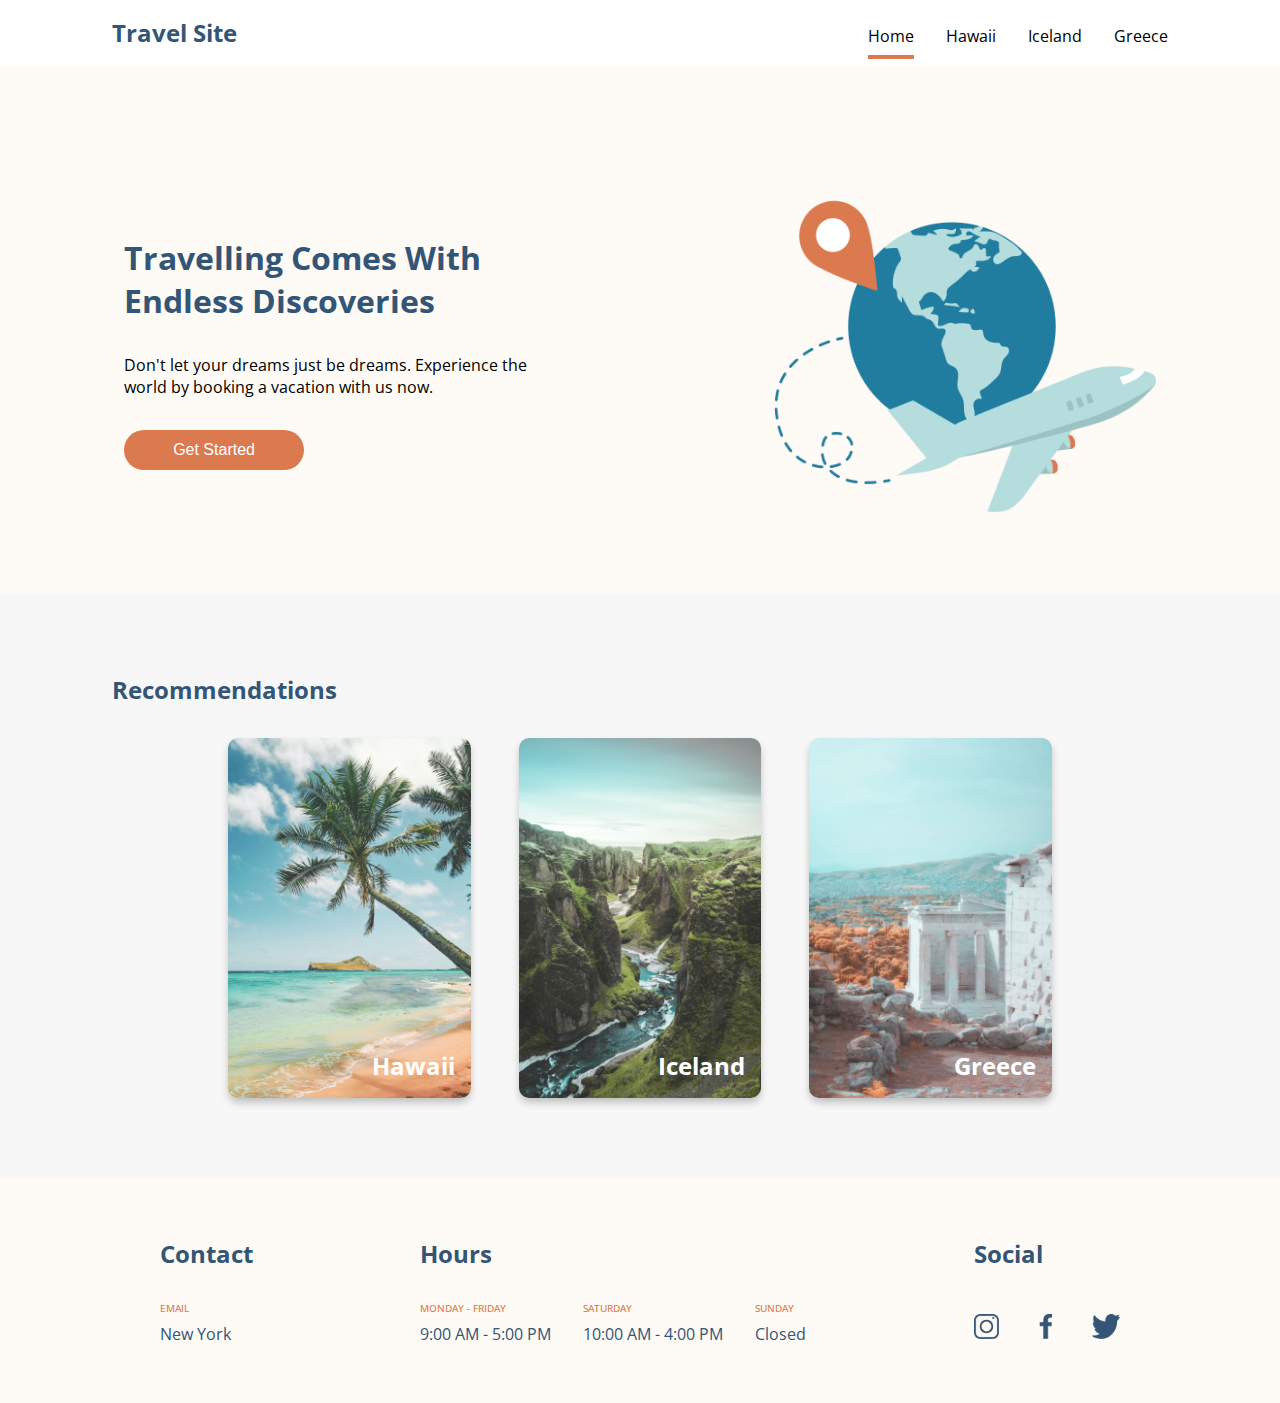
<file: index.html>
<!DOCTYPE html>
<html lang="en">
<head>
    <meta charset="UTF-8">
    <meta name="viewport" content="width=device-width, initial-scale=1.0">
    <title>Travel Site</title>
    <link rel="stylesheet" href="./styles/main.css">
</head>
<body>
    <header>
        <nav class="nav">
            <a class="nav__name" href="./index.html">Travel Site</a>
            <ul class="nav__list">
                <li>
                    <a class="nav__link nav__link--active" href="./index.html">Home</a>
                </li>
                <li>
                    <a class="nav__link" href="./pages/hawaii.html">Hawaii</a>
                </li>
                <li>
                    <a class="nav__link" href="./pages/iceland.html">Iceland</a>
                </li>
                <li>
                    <a class="nav__link" href="./pages/greece.html">Greece</a>
                </li>
            </ul>
        </nav>
    </header>
    <main>
        <section class="hero">
            <div class="hero__container">
                <h1>Travelling Comes With Endless Discoveries</h1>
                <p>Don't let your dreams just be dreams. Experience the world by booking a vacation with us now.</p>     
                <a href="./pages/contact.html"><button>Get Started</button></a>
            </div>
            <img class="hero__image" src="./assets/images/hero.png" alt="plane flying around earth">
        </section>
        <section class="recommendations">
            <h2>Recommendations</h2>
            <div class="recommendations__container">
                <a class="recommendations__card recommendations__card--hawaii" href="./pages/hawaii.html">
                    <article>
                       <h2 class="recommendations__title">Hawaii</h2>
                    </article>
                </a>
                <a class="recommendations__card recommendations__card--iceland" href="./pages/iceland.html">
                    <article>
                        <h2 class="recommendations__title">Iceland</h2>
                    </article>
                </a>
                <a class="recommendations__card recommendations__card--greece" href="./pages/greece.html">
                    <article>
                       <h2 class="recommendations__title">Greece</h2>
                    </article>
                </a>
            </div>
        </section>
    </main>
    <footer class="footer">
        <div>
            <h3 class="footer__title">Contact</h3>
            <div class="footer__container">
                <h4>EMAIL</h4>
                <p>New York</p>
            </div>
        </div>
        <div>
            <h3 class="footer__title">Hours</h3>
            <div class="footer__hours">
                <div class="footer__container">
                    <h4>MONDAY - FRIDAY</h4>
                    <p>9:00 AM - 5:00 PM</p>
                 </div>
                 <div class="footer__container">
                    <h4>SATURDAY</h4>
                    <p>10:00 AM - 4:00 PM</p>
                </div>
                <div class="footer__container">
                    <h4>SUNDAY</h4>
                    <p>Closed</p>
                </div>
            </div>
        </div>
        <div>
            <h3 class="footer__title">Social</h3>
            <div class="footer__icons">
                <a href="https://instagram.com/">
                    <img class="footer__icon" src="./assets/icons/icon-instagram.png" alt="instagram">
                </a>
                <a href="https://facebook.com/">
                    <img class="footer__icon" src="./assets/icons/icon-facebook.png" alt="facebook">
                </a>
                <a href="https://twitter.com/">
                    <img class="footer__icon" src="./assets/icons/icon-twitter.png" alt="twitter">
                </a>
            </div>
        </div>
    </footer>
</body>
</html>
</file>
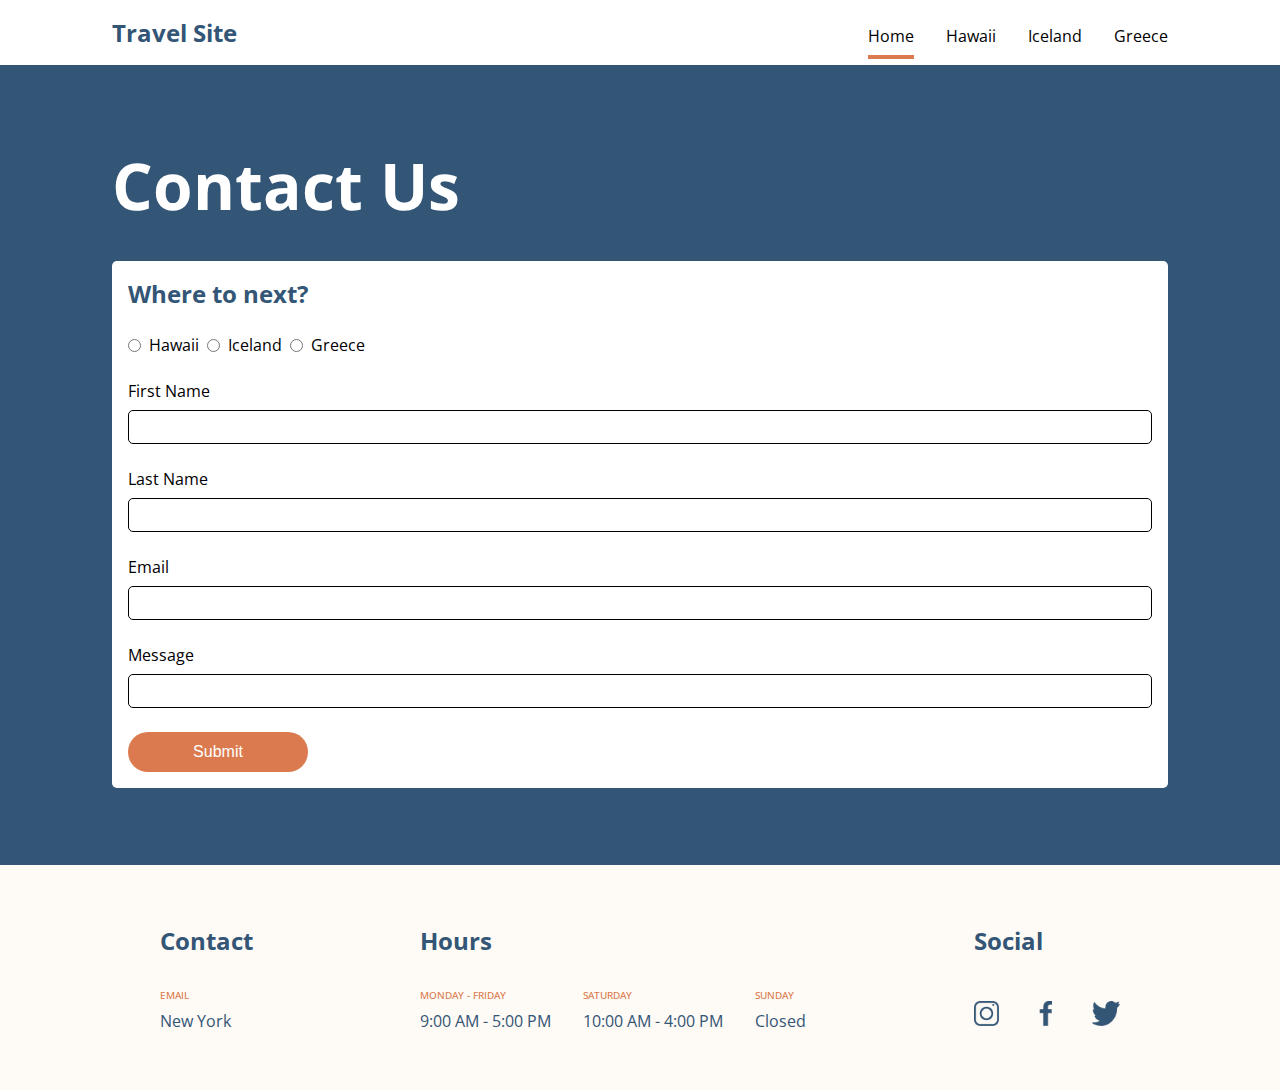
<file: pages/contact.html>
<!DOCTYPE html>
<html lang="en">

<head>
    <meta charset="UTF-8">
    <meta name="viewport" content="width=device-width, initial-scale=1.0">
    <link rel="stylesheet" href="../styles/partials/_global.scss">
    <link rel="stylesheet" href="../styles/contact.css">
    <title>Travel Site</title>
</head>

<body>
    <header>
        <nav class="nav">
            <a class="nav__name" href="../index.html">Travel Site</a>
            <ul class="nav__list">
                <li>
                    <a class="nav__link nav__link--active" href="../index.html">Home</a>
                </li>
                <li>
                    <a class="nav__link" href="./hawaii.html">Hawaii</a>
                </li>
                <li>
                    <a class="nav__link" href="./iceland.html">Iceland</a>
                </li>
                <li>
                    <a class="nav__link" href="./greece.html">Greece</a>
                </li>
            </ul>
        </nav>
    </header>
    <section class="contact">
        <h1 class="contact__title">Contact Us</h1>
        <div class="contact__section">
            <form class="contact__form">
                <div class="contact__card">
                    <h2>Where to next?</h2>
                    <div class="contact__radio">
                        <input type="radio" name="destination"><p>Hawaii</p>
                        <input type="radio" name="destination"><p>Iceland</p>
                        <input type="radio" name="destination"><p>Greece</p>
                    </div>
                    <div>
                        <label for="fname" class="contact__details">First Name</label>
                        <input id="fname" class="contact__input" type="text">
                    </div>
                    <div>
                        <label for="lname" class="contact__details">Last Name</label>
                        <input id="lname" class="contact__input" type="text">
                    </div>
                    <div>
                        <label for="email" class="contact__details">Email</label>
                        <input id="email" class="contact__input" type="email">
                    </div>
                    <div>
                        <label for="message" class="contact__details">Message</label>
                        <input id="message" class="contact__input" type="text">
                    </div>
                    <button class="button" type="submit" value="Submit">Submit</button>
                </div>
            </form>
        </div>
    </section>
    <footer class="footer">
        <div>
            <h3 class="footer__title">Contact</h3>
            <div class="footer__container">
                <h4>EMAIL</h4>
                <p>New York</p>
            </div>
        </div>
        <div>
            <h3 class="footer__title">Hours</h3>
            <div class="footer__hours">
                <div class="footer__container">
                    <h4>MONDAY - FRIDAY</h4>
                    <p>9:00 AM - 5:00 PM</p>
                 </div>
                 <div class="footer__container">
                    <h4>SATURDAY</h4>
                    <p>10:00 AM - 4:00 PM</p>
                </div>
                <div class="footer__container">
                    <h4>SUNDAY</h4>
                    <p>Closed</p>
                </div>
            </div>
        </div>
        <div>
            <h3 class="footer__title">Social</h3>
            <div class="footer__icons">
                <a href="https://instagram.com/">
                    <img class="footer__icon" src="../assets/icons/icon-instagram.png" alt="instagram">
                </a>
                <a href="https://facebook.com/">
                    <img class="footer__icon" src="../assets/icons/icon-facebook.png" alt="facebook">
                </a>
                <a href="https://twitter.com/">
                    <img class="footer__icon" src="../assets/icons/icon-twitter.png" alt="twitter">
                </a>
            </div>
        </div>
    </footer>
</body>
</html>
</file>
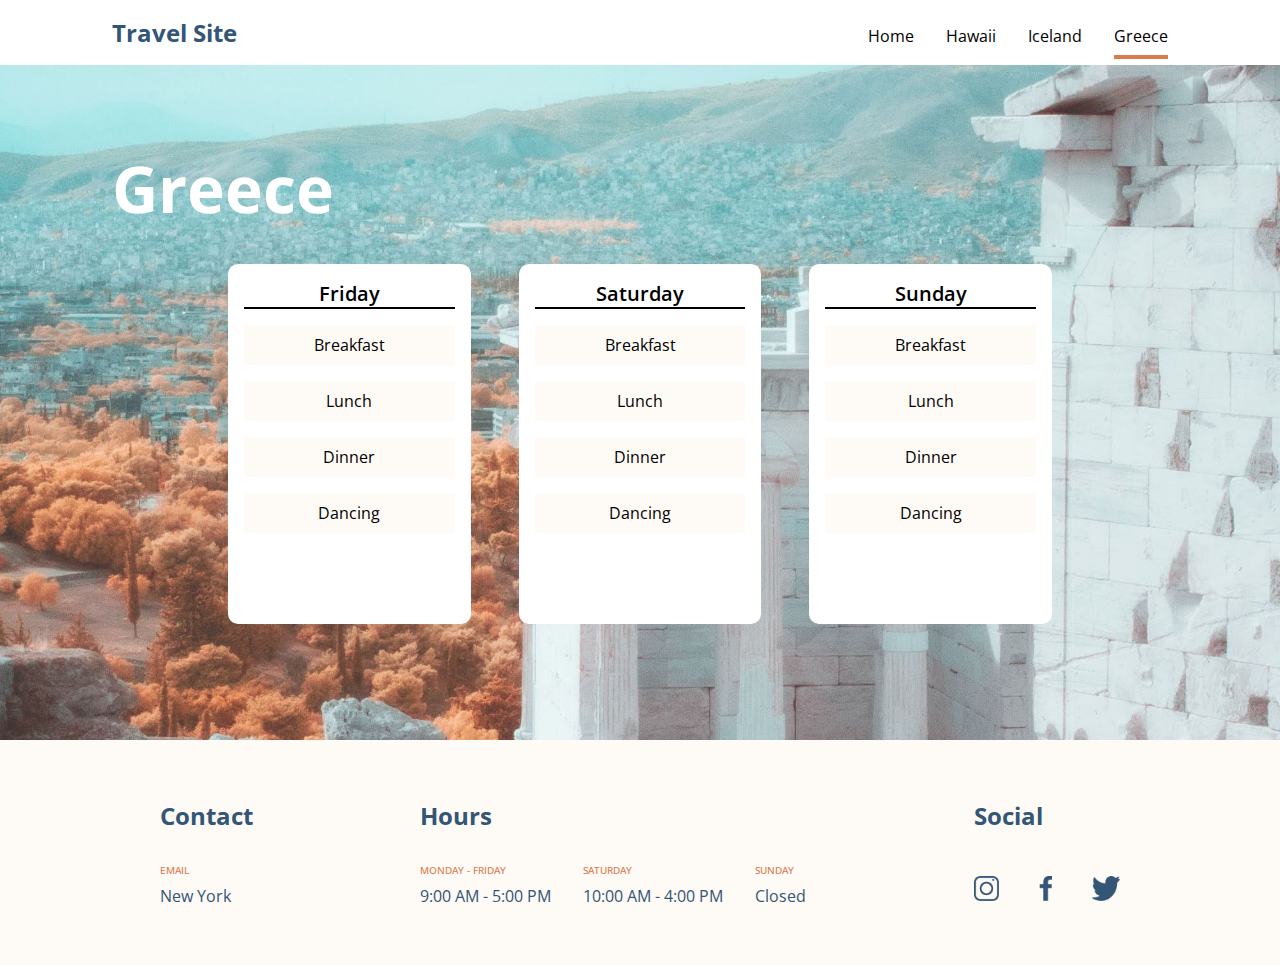
<file: pages/greece.html>
<!DOCTYPE html>
<html lang="en">
<head>
    <meta charset="UTF-8">
    <meta name="viewport" content="width=device-width, initial-scale=1.0">
    <title>Travel Site</title>
    <link rel="stylesheet" href="../styles/destinations.css">
</head>
<body>
    <header>
        <nav class="nav">
            <a class="nav__name" href="../index.html">Travel Site</a>
            <ul class="nav__list">
                <li>
                    <a class="nav__link" href="../index.html">Home</a>
                </li>
                <li>
                    <a class="nav__link" href="./hawaii.html">Hawaii</a>
                </li>
                <li>
                    <a class="nav__link" href="./iceland.html">Iceland</a>
                </li>
                <li>
                    <a class="nav__link nav__link--active" href="./greece.html">Greece</a>
                </li>
            </ul>
        </nav>
    </header>
    <main>
        <section class="schedule schedule--greece">
            <h2 class="schedule__title">Greece</h2>
            <div class="schedule__container">
                <article class="schedule__card">
                    <h2 class="schedule__day">Friday</h2>
                    <ul class="schedule__list">
                        <li class="schedule__item"><p class="schedule__text">Breakfast</p></li>
                        <li class="schedule__item"><p class="schedule__text">Lunch</p></li>
                        <li class="schedule__item"><p class="schedule__text">Dinner</p></li>
                        <li class="schedule__item"><p class="schedule__text">Dancing</p></li>
                    </ul>
                </article>
                <article class="schedule__card">
                    <h2 class="schedule__day">Saturday</h2>
                    <ul class="schedule__list">
                        <li class="schedule__item"><p class="schedule__text">Breakfast</p></li>
                        <li class="schedule__item"><p class="schedule__text">Lunch</p></li>
                        <li class="schedule__item"><p class="schedule__text">Dinner</p></li>
                        <li class="schedule__item"><p class="schedule__text">Dancing</p></li>
                    </ul>
                </article>
                <article class="schedule__card">
                    <h2 class="schedule__day">Sunday</h2>
                    <ul class="schedule__list">
                        <li class="schedule__item"><p class="schedule__text">Breakfast</p></li>
                        <li class="schedule__item"><p class="schedule__text">Lunch</p></li>
                        <li class="schedule__item"><p class="schedule__text">Dinner</p></li>
                        <li class="schedule__item"><p class="schedule__text">Dancing</p></li>
                    </ul>
                </article>
            </div>    
        </section>
    </main>
    <footer class="footer">
        <div>
            <h3 class="footer__title">Contact</h3>
            <div class="footer__container">
                <h4>EMAIL</h4>
                <p>New York</p>
            </div>
        </div>
        <div>
            <h3 class="footer__title">Hours</h3>
            <div class="footer__hours">
                <div class="footer__container">
                    <h4>MONDAY - FRIDAY</h4>
                    <p>9:00 AM - 5:00 PM</p>
                 </div>
                 <div class="footer__container">
                    <h4>SATURDAY</h4>
                    <p>10:00 AM - 4:00 PM</p>
                </div>
                <div class="footer__container">
                    <h4>SUNDAY</h4>
                    <p>Closed</p>
                </div>
            </div>
        </div>
        <div>
            <h3 class="footer__title">Social</h3>
            <div class="footer__icons">
                <a href="https://instagram.com/">
                    <img class="footer__icon" src="../assets/icons/icon-instagram.png" alt="instagram">
                </a>
                <a href="https://facebook.com/">
                    <img class="footer__icon" src="../assets/icons/icon-facebook.png" alt="facebook">
                </a>
                <a href="https://twitter.com/">
                    <img class="footer__icon" src="../assets/icons/icon-twitter.png" alt="twitter">
                </a>
            </div>
        </div>
    </footer>
</body>
</html>
</file>
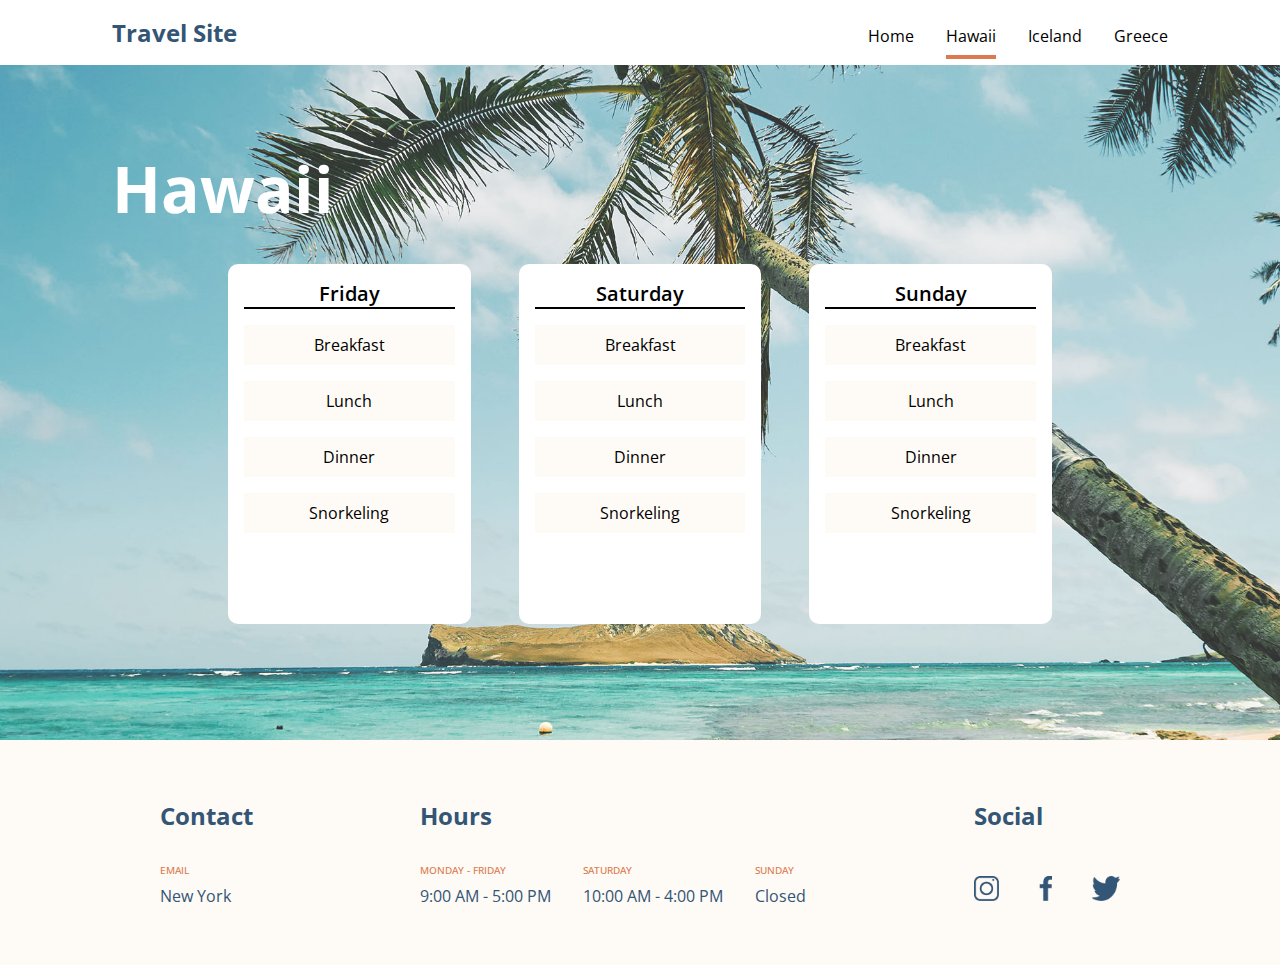
<file: pages/hawaii.html>
<!DOCTYPE html>
<html lang="en">
<head>
    <meta charset="UTF-8">
    <meta name="viewport" content="width=device-width, initial-scale=1.0">
    <title>Travel Site</title>
    <link rel="stylesheet" href="../styles/destinations.css">
</head>
<body>
    <header>
        <nav class="nav">
            <a class="nav__name" href="../index.html">Travel Site</a>
            <ul class="nav__list">
                <li>
                    <a class="nav__link" href="../index.html">Home</a>
                </li>
                <li>
                    <a class="nav__link nav__link--active" href="./hawaii.html">Hawaii</a>
                </li>
                <li>
                    <a class="nav__link" href="./iceland.html">Iceland</a>
                </li>
                <li>
                    <a class="nav__link" href="./greece.html">Greece</a>
                </li>
            </ul>
        </nav>
    </header>
    <main>
        <section class="schedule schedule--hawaii">
            <h2 class="schedule__title">Hawaii</h2>
            <div class="schedule__container">
                <article class="schedule__card">
                    <h2 class="schedule__day">Friday</h2>
                    <ul class="schedule__list">
                        <li class="schedule__item"><p class="schedule__text">Breakfast</p></li>
                        <li class="schedule__item"><p class="schedule__text">Lunch</p></li>
                        <li class="schedule__item"><p class="schedule__text">Dinner</p></li>
                        <li class="schedule__item"><p class="schedule__text">Snorkeling</p></li>
                    </ul>
                </article>
                <article class="schedule__card">
                    <h2 class="schedule__day">Saturday</h2>
                    <ul class="schedule__list">
                        <li class="schedule__item"><p class="schedule__text">Breakfast</p></li>
                        <li class="schedule__item"><p class="schedule__text">Lunch</p></li>
                        <li class="schedule__item"><p class="schedule__text">Dinner</p></li>
                        <li class="schedule__item"><p class="schedule__text">Snorkeling</p></li>
                    </ul>
                </article>
                <article class="schedule__card">
                    <h2 class="schedule__day">Sunday</h2>
                    <ul class="schedule__list">
                        <li class="schedule__item"><p class="schedule__text">Breakfast</p></li>
                        <li class="schedule__item"><p class="schedule__text">Lunch</p></li>
                        <li class="schedule__item"><p class="schedule__text">Dinner</p></li>
                        <li class="schedule__item"><p class="schedule__text">Snorkeling</p></li>
                    </ul>
                </article>
            </div>    
        </section>
    </main>
    <footer class="footer">
        <div>
            <h3 class="footer__title">Contact</h3>
            <div class="footer__container">
                <h4>EMAIL</h4>
                <p>New York</p>
            </div>
        </div>
        <div>
            <h3 class="footer__title">Hours</h3>
            <div class="footer__hours">
                <div class="footer__container">
                    <h4>MONDAY - FRIDAY</h4>
                    <p>9:00 AM - 5:00 PM</p>
                 </div>
                 <div class="footer__container">
                    <h4>SATURDAY</h4>
                    <p>10:00 AM - 4:00 PM</p>
                </div>
                <div class="footer__container">
                    <h4>SUNDAY</h4>
                    <p>Closed</p>
                </div>
            </div>
        </div>
        <div>
            <h3 class="footer__title">Social</h3>
            <div class="footer__icons">
                <a href="https://instagram.com/">
                    <img class="footer__icon" src="../assets/icons/icon-instagram.png" alt="instagram">
                </a>
                <a href="https://facebook.com/">
                    <img class="footer__icon" src="../assets/icons/icon-facebook.png" alt="facebook">
                </a>
                <a href="https://twitter.com/">
                    <img class="footer__icon" src="../assets/icons/icon-twitter.png" alt="twitter">
                </a>
            </div>
        </div>
    </footer>
</body>
</html>
</file>
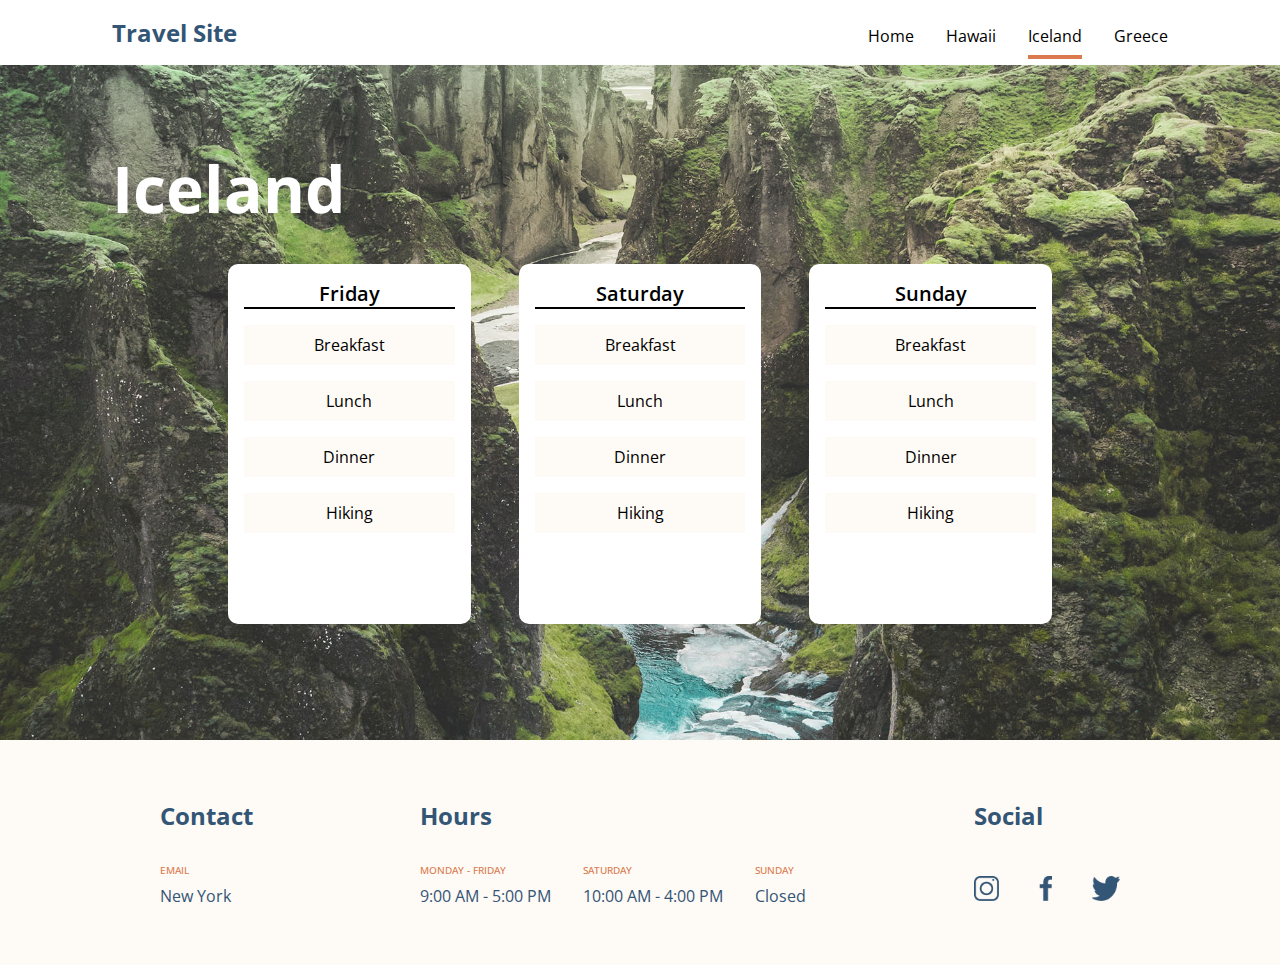
<file: pages/iceland.html>
<!DOCTYPE html>
<html lang="en">
<head>
    <meta charset="UTF-8">
    <meta name="viewport" content="width=device-width, initial-scale=1.0">
    <title>Travel Site</title>
    <link rel="stylesheet" href="../styles/destinations.css">
</head>
<body>
    <header>
        <nav class="nav">
            <a class="nav__name" href="../index.html">Travel Site</a>
            <ul class="nav__list">
                <li>
                    <a class="nav__link" href="../index.html">Home</a>
                </li>
                <li>
                    <a class="nav__link" href="./hawaii.html">Hawaii</a>
                </li>
                <li>
                    <a class="nav__link nav__link--active" href="./iceland.html">Iceland</a>
                </li>
                <li>
                    <a class="nav__link" href="./greece.html">Greece</a>
                </li>
            </ul>
        </nav>
    </header>
    <main>
        <section class="schedule schedule--iceland">
            <h2 class="schedule__title">Iceland</h2>
            <div class="schedule__container">
                <article class="schedule__card">
                    <h2 class="schedule__day">Friday</h2>
                    <ul class="schedule__list">
                        <li class="schedule__item"><p class="schedule__text">Breakfast</p></li>
                        <li class="schedule__item"><p class="schedule__text">Lunch</p></li>
                        <li class="schedule__item"><p class="schedule__text">Dinner</p></li>
                        <li class="schedule__item"><p class="schedule__text">Hiking</p></li>
                    </ul>
                </article>
                <article class="schedule__card">
                    <h2 class="schedule__day">Saturday</h2>
                    <ul class="schedule__list">
                        <li class="schedule__item"><p class="schedule__text">Breakfast</p></li>
                        <li class="schedule__item"><p class="schedule__text">Lunch</p></li>
                        <li class="schedule__item"><p class="schedule__text">Dinner</p></li>
                        <li class="schedule__item"><p class="schedule__text">Hiking</p></li>
                    </ul>
                </article>
                <article class="schedule__card">
                    <h2 class="schedule__day">Sunday</h2>
                    <ul class="schedule__list">
                        <li class="schedule__item"><p class="schedule__text">Breakfast</p></li>
                        <li class="schedule__item"><p class="schedule__text">Lunch</p></li>
                        <li class="schedule__item"><p class="schedule__text">Dinner</p></li>
                        <li class="schedule__item"><p class="schedule__text">Hiking</p></li>
                    </ul>
                </article>
            </div>    
        </section>
    </main>
    <footer class="footer">
        <div>
            <h3 class="footer__title">Contact</h3>
            <div class="footer__container">
                <h4>EMAIL</h4>
                <p>New York</p>
            </div>
        </div>
        <div>
            <h3 class="footer__title">Hours</h3>
            <div class="footer__hours">
                <div class="footer__container">
                    <h4>MONDAY - FRIDAY</h4>
                    <p>9:00 AM - 5:00 PM</p>
                 </div>
                 <div class="footer__container">
                    <h4>SATURDAY</h4>
                    <p>10:00 AM - 4:00 PM</p>
                </div>
                <div class="footer__container">
                    <h4>SUNDAY</h4>
                    <p>Closed</p>
                </div>
            </div>
        </div>
        <div>
            <h3 class="footer__title">Social</h3>
            <div class="footer__icons">
                <a href="https://instagram.com/">
                    <img class="footer__icon" src="../assets/icons/icon-instagram.png" alt="instagram">
                </a>
                <a href="https://facebook.com/">
                    <img class="footer__icon" src="../assets/icons/icon-facebook.png" alt="facebook">
                </a>
                <a href="https://twitter.com/">
                    <img class="footer__icon" src="../assets/icons/icon-twitter.png" alt="twitter">
                </a>
            </div>
        </div>
    </footer>
</body>
</html>
</file>
<file: styles/main.css>
@font-face {
  font-family: "Open Sans";
  src: url("../../assets/fonts/OpenSans-Light.ttf") format("truetype"), url("../../assets/fonts/alternative/OpenSans-Light.otf") format("opentype");
  font-weight: 300;
  font-style: normal;
}
@font-face {
  font-family: "Open Sans";
  src: url("../../assets/fonts/OpenSans-Regular.ttf") format("truetype"), url("../../assets/fonts/alternative/OpenSans-Regular.otf") format("opentype");
  font-weight: 400;
  font-style: normal;
}
@font-face {
  font-family: "Open Sans";
  src: url("../../assets/fonts/OpenSans-Medium.ttf") format("truetype"), url("../../assets/fonts/alternative/OpenSans-Medium.otf") format("opentype");
  font-weight: 500;
  font-style: normal;
}
@font-face {
  font-family: "Open Sans";
  src: url("../../assets/fonts/OpenSans-SemiBold.ttf") format("truetype"), url("../../assets/fonts/alternative/OpenSans-SemiBold.otf") format("opentype");
  font-weight: 600;
  font-style: normal;
}
@font-face {
  font-family: "Open Sans";
  src: url("../../assets/fonts/OpenSans-Bold.ttf") format("truetype"), url("../../assets/fonts/alternative/OpenSans-Bold.otf") format("opentype");
  font-weight: 700;
  font-style: normal;
}
@font-face {
  font-family: "Open Sans";
  src: url("../../assets/fonts/OpenSans-ExtraBold.ttf") format("truetype"), url("../../assets/fonts/alternative/OpenSans-ExtraBold.otf") format("opentype");
  font-weight: 800;
  font-style: normal;
}
/* Reset all elements */
*,
*::before,
*::after {
  margin: 0;
  padding: 0;
  box-sizing: border-box;
}

/* Set default font settings for the whole document */
html {
  font-size: 100%; /* 16px */
  font-family: "Open Sans", sans-serif;
  background-color: #fff;
}

/* Set body to take up full height and width */
body {
  margin: 0;
  padding: 0;
  min-height: 100vh;
  min-width: 100vw;
  overflow-x: hidden;
}

/* Remove default list styles */
ul,
ol {
  list-style: none;
}

/* Remove default link styles */
a {
  text-decoration: none;
  font-size: 1.3125rem;
  font-weight: 400;
  cursor: pointer;
  width: -moz-fit-content;
  width: fit-content;
}

button {
  font-size: 1rem;
  font-weight: 400;
  color: #fff;
  width: 11.25rem;
  padding: 1.25rem;
  background-color: #DB7A4E;
  border: none;
  cursor: pointer;
  height: 0.5rem;
  border-radius: 1.25rem;
  display: flex;
  justify-content: center;
  align-items: center;
}

h1 {
  font-size: 2rem;
  font-weight: 700;
  color: #335576;
}

h2 {
  font-size: 1.5rem;
  font-weight: 700;
  color: #335576;
}

h3 {
  font-size: 2.0625rem;
  font-weight: 300;
}

h4 {
  font-size: 0.6rem;
  font-weight: 500;
  color: #DB7A4E;
}

p {
  font-size: 1rem;
  font-weight: 400;
}

.nav {
  padding: 1rem 7rem;
  display: flex;
  justify-content: space-between;
  align-items: baseline;
  background-color: #FFFFFF;
  max-width: 100%;
  z-index: 1;
  margin: 0 auto;
}
@media (max-width: 768px) {
  .nav {
    flex-direction: column;
    gap: 1rem;
    align-items: center;
    padding: 1rem 5rem;
    width: 100%;
  }
}
.nav__name {
  font-size: 1.5rem;
  font-weight: 700;
  color: #335576;
}
.nav__list {
  display: flex;
  gap: 2rem;
}
.nav__link {
  font-size: 1rem;
  color: black;
  transition: 0.25s;
}
.nav__link--active {
  border-bottom: 4px solid #DB7A4E;
  padding-bottom: 0.5rem;
}
.nav__link:hover {
  border-bottom: 4px solid #DB7A4E;
  padding-bottom: 0.5rem;
}

.footer {
  padding: 1rem 10rem;
  background-color: #FEFAF5;
  height: 25vh;
  display: flex;
  align-items: center;
  justify-content: space-between;
  gap: 6rem;
  max-width: 80rem;
  margin: 0 auto;
}
@media (max-width: 1142px) {
  .footer {
    align-items: baseline;
    height: -moz-fit-content;
    height: fit-content;
    padding: 4rem 10rem;
  }
}
@media (max-width: 768px) {
  .footer {
    flex-direction: column;
    gap: 2rem;
    justify-content: space-around;
    text-align: center;
    padding: 4rem 5rem;
    align-items: center;
  }
}
.footer__title {
  font-size: 1.5rem;
  font-weight: 700;
  color: #335576;
  margin-bottom: 2rem;
}
@media (max-width: 768px) {
  .footer__title {
    margin-bottom: 0.5rem;
  }
}
.footer__hours {
  display: flex;
  gap: 2rem;
}
@media (max-width: 1142px) {
  .footer__hours {
    flex-direction: column;
    gap: 1rem;
  }
}
.footer__container {
  color: #335576;
  display: flex;
  flex-direction: column;
  gap: 0.5rem;
}
.footer__icons {
  display: flex;
  gap: 2.5rem;
  height: 2.6875rem;
  align-items: end;
}
.footer__icon {
  height: 1.5625rem;
}

.hero {
  background-color: #FEFAF5;
  padding: 8rem 1.25rem 5rem;
  display: flex;
  gap: 1.25rem;
  justify-content: space-around;
  align-items: center;
  max-width: 80rem;
  margin: 0 auto;
}
@media (max-width: 768px) {
  .hero {
    flex-direction: column-reverse;
    padding: 4rem 5rem 5rem;
    text-align: center;
  }
}
.hero__container {
  width: 34%;
  display: flex;
  flex-direction: column;
  gap: 2rem;
}
@media (max-width: 768px) {
  .hero__container {
    width: 100%;
    align-items: center;
  }
}
.hero__image {
  height: 20rem;
}
@media (max-width: 768px) {
  .hero__image {
    height: 10rem;
  }
}

.recommendations {
  padding: 5rem 7rem;
  display: flex;
  flex-direction: column;
  gap: 2rem;
  background-color: #F7F7F7;
  max-width: 80rem;
  margin: 0 auto;
}
@media (max-width: 768px) {
  .recommendations {
    justify-content: center;
    align-items: center;
    padding: 5rem 1rem;
  }
}
.recommendations__container {
  display: flex;
  justify-content: center;
  gap: 3rem;
  width: 100%;
}
@media (max-width: 768px) {
  .recommendations__container {
    flex-direction: column;
    align-items: center;
  }
}
.recommendations__card {
  width: 23%;
  min-width: 12rem;
  max-width: 15.1797rem;
  height: 22.5rem;
  border-radius: 0.625rem;
  box-shadow: 0 0.3125rem 0.5625rem -0.0625rem rgba(0, 0, 0, 0.25);
  align-items: center;
  position: relative;
}
@media (max-width: 768px) {
  .recommendations__card {
    width: 60%;
    max-width: 16rem;
  }
}
.recommendations__card--hawaii {
  background-image: url(../assets/images/hawaii.jpg);
  background-size: cover;
  background-repeat: no-repeat;
}
.recommendations__card--iceland {
  background-image: url(../assets/images/iceland.jpg);
  background-size: cover;
  background-repeat: no-repeat;
}
.recommendations__card--greece {
  background-image: url(../assets/images/greece.jpg);
  background-size: cover;
  background-repeat: no-repeat;
}
.recommendations__title {
  color: #FFFFFF;
  position: absolute;
  bottom: 1rem;
  right: 1rem;
}/*# sourceMappingURL=main.css.map */
</file>
<file: styles/contact.css>
@font-face {
  font-family: "Open Sans";
  src: url("../../assets/fonts/OpenSans-Light.ttf") format("truetype"), url("../../assets/fonts/alternative/OpenSans-Light.otf") format("opentype");
  font-weight: 300;
  font-style: normal;
}
@font-face {
  font-family: "Open Sans";
  src: url("../../assets/fonts/OpenSans-Regular.ttf") format("truetype"), url("../../assets/fonts/alternative/OpenSans-Regular.otf") format("opentype");
  font-weight: 400;
  font-style: normal;
}
@font-face {
  font-family: "Open Sans";
  src: url("../../assets/fonts/OpenSans-Medium.ttf") format("truetype"), url("../../assets/fonts/alternative/OpenSans-Medium.otf") format("opentype");
  font-weight: 500;
  font-style: normal;
}
@font-face {
  font-family: "Open Sans";
  src: url("../../assets/fonts/OpenSans-SemiBold.ttf") format("truetype"), url("../../assets/fonts/alternative/OpenSans-SemiBold.otf") format("opentype");
  font-weight: 600;
  font-style: normal;
}
@font-face {
  font-family: "Open Sans";
  src: url("../../assets/fonts/OpenSans-Bold.ttf") format("truetype"), url("../../assets/fonts/alternative/OpenSans-Bold.otf") format("opentype");
  font-weight: 700;
  font-style: normal;
}
@font-face {
  font-family: "Open Sans";
  src: url("../../assets/fonts/OpenSans-ExtraBold.ttf") format("truetype"), url("../../assets/fonts/alternative/OpenSans-ExtraBold.otf") format("opentype");
  font-weight: 800;
  font-style: normal;
}
/* Reset all elements */
*,
*::before,
*::after {
  margin: 0;
  padding: 0;
  box-sizing: border-box;
}

/* Set default font settings for the whole document */
html {
  font-size: 100%; /* 16px */
  font-family: "Open Sans", sans-serif;
  background-color: #fff;
}

/* Set body to take up full height and width */
body {
  margin: 0;
  padding: 0;
  min-height: 100vh;
  min-width: 100vw;
  overflow-x: hidden;
}

/* Remove default list styles */
ul,
ol {
  list-style: none;
}

/* Remove default link styles */
a {
  text-decoration: none;
  font-size: 1.3125rem;
  font-weight: 400;
  cursor: pointer;
  width: -moz-fit-content;
  width: fit-content;
}

button {
  font-size: 1rem;
  font-weight: 400;
  color: #fff;
  width: 11.25rem;
  padding: 1.25rem;
  background-color: #DB7A4E;
  border: none;
  cursor: pointer;
  height: 0.5rem;
  border-radius: 1.25rem;
  display: flex;
  justify-content: center;
  align-items: center;
}

h1 {
  font-size: 2rem;
  font-weight: 700;
  color: #335576;
}

h2 {
  font-size: 1.5rem;
  font-weight: 700;
  color: #335576;
}

h3 {
  font-size: 2.0625rem;
  font-weight: 300;
}

h4 {
  font-size: 0.6rem;
  font-weight: 500;
  color: #DB7A4E;
}

p {
  font-size: 1rem;
  font-weight: 400;
}

.nav {
  padding: 1rem 7rem;
  display: flex;
  justify-content: space-between;
  align-items: baseline;
  background-color: #FFFFFF;
  max-width: 100%;
  z-index: 1;
  margin: 0 auto;
}
@media (max-width: 768px) {
  .nav {
    flex-direction: column;
    gap: 1rem;
    align-items: center;
    padding: 1rem 5rem;
    width: 100%;
  }
}
.nav__name {
  font-size: 1.5rem;
  font-weight: 700;
  color: #335576;
}
.nav__list {
  display: flex;
  gap: 2rem;
}
.nav__link {
  font-size: 1rem;
  color: black;
  transition: 0.25s;
}
.nav__link--active {
  border-bottom: 4px solid #DB7A4E;
  padding-bottom: 0.5rem;
}
.nav__link:hover {
  border-bottom: 4px solid #DB7A4E;
  padding-bottom: 0.5rem;
}

.footer {
  padding: 1rem 10rem;
  background-color: #FEFAF5;
  height: 25vh;
  display: flex;
  align-items: center;
  justify-content: space-between;
  gap: 6rem;
  max-width: 80rem;
  margin: 0 auto;
}
@media (max-width: 1142px) {
  .footer {
    align-items: baseline;
    height: -moz-fit-content;
    height: fit-content;
    padding: 4rem 10rem;
  }
}
@media (max-width: 768px) {
  .footer {
    flex-direction: column;
    gap: 2rem;
    justify-content: space-around;
    text-align: center;
    padding: 4rem 5rem;
    align-items: center;
  }
}
.footer__title {
  font-size: 1.5rem;
  font-weight: 700;
  color: #335576;
  margin-bottom: 2rem;
}
@media (max-width: 768px) {
  .footer__title {
    margin-bottom: 0.5rem;
  }
}
.footer__hours {
  display: flex;
  gap: 2rem;
}
@media (max-width: 1142px) {
  .footer__hours {
    flex-direction: column;
    gap: 1rem;
  }
}
.footer__container {
  color: #335576;
  display: flex;
  flex-direction: column;
  gap: 0.5rem;
}
.footer__icons {
  display: flex;
  gap: 2.5rem;
  height: 2.6875rem;
  align-items: end;
}
.footer__icon {
  height: 1.5625rem;
}

.contact {
  display: flex;
  flex-direction: column;
  gap: 2rem;
  background-color: #335576;
  justify-content: center;
  padding: 25rem 7rem;
  height: 75vh;
  max-width: 80rem;
  margin: 0 auto;
}
@media (max-width: 768px) {
  .contact {
    padding: 4rem 1rem;
    height: 100%;
  }
}
.contact__form {
  width: 100%;
}
.contact__section {
  display: flex;
  flex-direction: column;
  align-items: center;
  width: 100%;
}
.contact__title {
  color: #FFFFFF;
  font-size: 4rem;
  font-weight: 700;
}
.contact__card {
  display: flex;
  flex-direction: column;
  gap: 1.5rem;
  height: 100%;
  background-color: #FFFFFF;
  border-radius: 5px;
  padding: 1rem 1rem;
}
.contact__details {
  display: flex;
  flex-direction: column;
  gap: 5rem;
  padding-bottom: 0.5rem;
  width: 100%;
}
.contact__radio {
  display: flex;
  gap: 0.5rem;
  align-items: center;
}
@media (max-width: 768px) {
  .contact__radio {
    flex-direction: column;
    align-items: flex-start;
  }
}
.contact__input {
  display: flex;
  justify-content: center;
  height: 1.5rem;
  width: 100%;
  border-radius: 5px;
  border: 1px solid black;
  padding: 1rem;
}
.contact__list {
  display: flex;
  flex-direction: column;
  gap: 1rem;
  list-style: none;
}
.contact__text {
  color: black;
  background-color: #FEFAF5;
  width: 13rem;
  text-align: center;
  padding: 1rem 0;
}/*# sourceMappingURL=contact.css.map */
</file>
<file: styles/destinations.css>
@font-face {
  font-family: "Open Sans";
  src: url("../../assets/fonts/OpenSans-Light.ttf") format("truetype"), url("../../assets/fonts/alternative/OpenSans-Light.otf") format("opentype");
  font-weight: 300;
  font-style: normal;
}
@font-face {
  font-family: "Open Sans";
  src: url("../../assets/fonts/OpenSans-Regular.ttf") format("truetype"), url("../../assets/fonts/alternative/OpenSans-Regular.otf") format("opentype");
  font-weight: 400;
  font-style: normal;
}
@font-face {
  font-family: "Open Sans";
  src: url("../../assets/fonts/OpenSans-Medium.ttf") format("truetype"), url("../../assets/fonts/alternative/OpenSans-Medium.otf") format("opentype");
  font-weight: 500;
  font-style: normal;
}
@font-face {
  font-family: "Open Sans";
  src: url("../../assets/fonts/OpenSans-SemiBold.ttf") format("truetype"), url("../../assets/fonts/alternative/OpenSans-SemiBold.otf") format("opentype");
  font-weight: 600;
  font-style: normal;
}
@font-face {
  font-family: "Open Sans";
  src: url("../../assets/fonts/OpenSans-Bold.ttf") format("truetype"), url("../../assets/fonts/alternative/OpenSans-Bold.otf") format("opentype");
  font-weight: 700;
  font-style: normal;
}
@font-face {
  font-family: "Open Sans";
  src: url("../../assets/fonts/OpenSans-ExtraBold.ttf") format("truetype"), url("../../assets/fonts/alternative/OpenSans-ExtraBold.otf") format("opentype");
  font-weight: 800;
  font-style: normal;
}
/* Reset all elements */
*,
*::before,
*::after {
  margin: 0;
  padding: 0;
  box-sizing: border-box;
}

/* Set default font settings for the whole document */
html {
  font-size: 100%; /* 16px */
  font-family: "Open Sans", sans-serif;
  background-color: #fff;
}

/* Set body to take up full height and width */
body {
  margin: 0;
  padding: 0;
  min-height: 100vh;
  min-width: 100vw;
  overflow-x: hidden;
}

/* Remove default list styles */
ul,
ol {
  list-style: none;
}

/* Remove default link styles */
a {
  text-decoration: none;
  font-size: 1.3125rem;
  font-weight: 400;
  cursor: pointer;
  width: -moz-fit-content;
  width: fit-content;
}

button {
  font-size: 1rem;
  font-weight: 400;
  color: #fff;
  width: 11.25rem;
  padding: 1.25rem;
  background-color: #DB7A4E;
  border: none;
  cursor: pointer;
  height: 0.5rem;
  border-radius: 1.25rem;
  display: flex;
  justify-content: center;
  align-items: center;
}

h1 {
  font-size: 2rem;
  font-weight: 700;
  color: #335576;
}

h2 {
  font-size: 1.5rem;
  font-weight: 700;
  color: #335576;
}

h3 {
  font-size: 2.0625rem;
  font-weight: 300;
}

h4 {
  font-size: 0.6rem;
  font-weight: 500;
  color: #DB7A4E;
}

p {
  font-size: 1rem;
  font-weight: 400;
}

.nav {
  padding: 1rem 7rem;
  display: flex;
  justify-content: space-between;
  align-items: baseline;
  background-color: #FFFFFF;
  max-width: 100%;
  z-index: 1;
  margin: 0 auto;
}
@media (max-width: 768px) {
  .nav {
    flex-direction: column;
    gap: 1rem;
    align-items: center;
    padding: 1rem 5rem;
    width: 100%;
  }
}
.nav__name {
  font-size: 1.5rem;
  font-weight: 700;
  color: #335576;
}
.nav__list {
  display: flex;
  gap: 2rem;
}
.nav__link {
  font-size: 1rem;
  color: black;
  transition: 0.25s;
}
.nav__link--active {
  border-bottom: 4px solid #DB7A4E;
  padding-bottom: 0.5rem;
}
.nav__link:hover {
  border-bottom: 4px solid #DB7A4E;
  padding-bottom: 0.5rem;
}

.footer {
  padding: 1rem 10rem;
  background-color: #FEFAF5;
  height: 25vh;
  display: flex;
  align-items: center;
  justify-content: space-between;
  gap: 6rem;
  max-width: 80rem;
  margin: 0 auto;
}
@media (max-width: 1142px) {
  .footer {
    align-items: baseline;
    height: -moz-fit-content;
    height: fit-content;
    padding: 4rem 10rem;
  }
}
@media (max-width: 768px) {
  .footer {
    flex-direction: column;
    gap: 2rem;
    justify-content: space-around;
    text-align: center;
    padding: 4rem 5rem;
    align-items: center;
  }
}
.footer__title {
  font-size: 1.5rem;
  font-weight: 700;
  color: #335576;
  margin-bottom: 2rem;
}
@media (max-width: 768px) {
  .footer__title {
    margin-bottom: 0.5rem;
  }
}
.footer__hours {
  display: flex;
  gap: 2rem;
}
@media (max-width: 1142px) {
  .footer__hours {
    flex-direction: column;
    gap: 1rem;
  }
}
.footer__container {
  color: #335576;
  display: flex;
  flex-direction: column;
  gap: 0.5rem;
}
.footer__icons {
  display: flex;
  gap: 2.5rem;
  height: 2.6875rem;
  align-items: end;
}
.footer__icon {
  height: 1.5625rem;
}

.schedule {
  padding: 5rem 7rem;
  display: flex;
  flex-direction: column;
  gap: 2rem;
  background-color: #F7F7F7;
  background-size: cover;
  background-repeat: no-repeat;
  background-position: center;
  height: 75vh;
  max-width: 80rem;
  margin: 0 auto;
}
@media (max-width: 768px) {
  .schedule {
    justify-content: center;
    align-items: center;
    padding: 4rem 1rem;
    height: 100%;
  }
}
.schedule--hawaii {
  background-image: url(../assets/images/hawaii.jpg);
}
.schedule--iceland {
  background-image: url(../assets/images/iceland.jpg);
}
.schedule--greece {
  background-image: url(../assets/images/greece.jpg);
}
.schedule__title {
  color: #FFFFFF;
  font-size: 4rem;
  font-weight: 700;
}
.schedule__container {
  display: flex;
  justify-content: center;
  gap: 3rem;
  width: 100%;
}
@media (max-width: 768px) {
  .schedule__container {
    flex-direction: column;
    max-width: 16rem;
    align-items: center;
  }
}
.schedule__card {
  display: flex;
  flex-direction: column;
  gap: 1rem;
  width: 23%;
  min-width: 12rem;
  max-width: 15.1797rem;
  height: 22.5rem;
  border-radius: 0.625rem;
  background-color: #FFFFFF;
  padding: 1rem;
}
@media (max-width: 768px) {
  .schedule__card {
    width: 100%;
    max-width: 16rem;
  }
}
.schedule__day {
  font-size: 1.25rem;
  font-weight: 600;
  color: black;
  width: 100%;
  border-bottom: 2px solid black;
  text-align: center;
}
.schedule__list {
  display: flex;
  flex-direction: column;
  gap: 1rem;
  width: 100%;
}
.schedule__item {
  width: 100%;
  height: 2.5rem;
  background-color: #FEFAF5;
  display: flex;
  align-items: center;
  justify-content: center;
}
.schedule__text {
  text-align: center;
}/*# sourceMappingURL=destinations.css.map */
</file>
